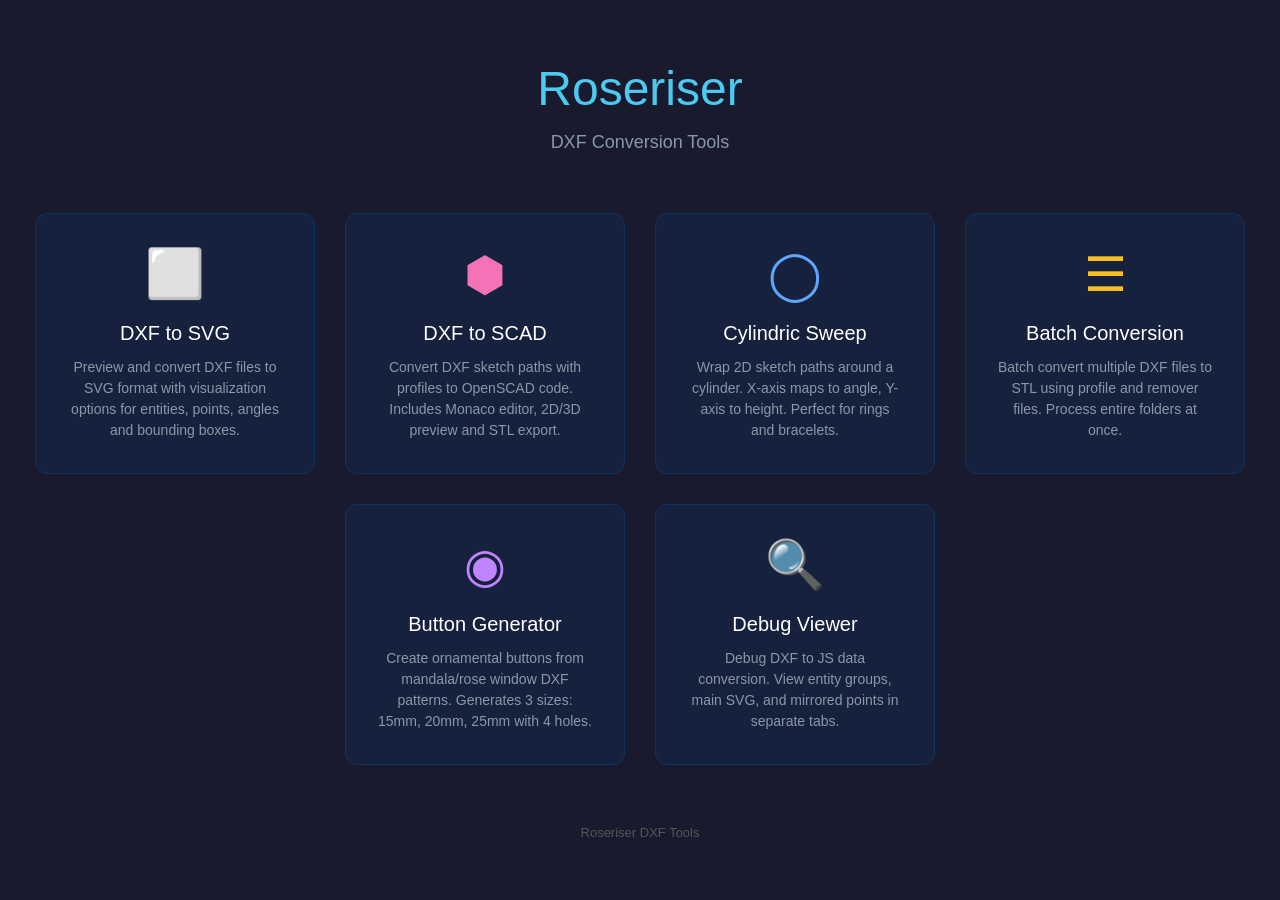
<file: httpserved/index.html>
<!DOCTYPE html>
<html lang="en">
<head>
    <meta charset="UTF-8">
    <meta name="viewport" content="width=device-width, initial-scale=1.0">
    <title>Roseriser - DXF Tools</title>
    <style>
        * {
            margin: 0;
            padding: 0;
            box-sizing: border-box;
        }
        body {
            font-family: -apple-system, BlinkMacSystemFont, 'Segoe UI', Roboto, sans-serif;
            min-height: 100vh;
            background: #1a1a2e;
            color: #eee;
            display: flex;
            flex-direction: column;
            align-items: center;
            justify-content: center;
            padding: 40px 20px;
        }
        h1 {
            font-size: 48px;
            font-weight: 300;
            color: #4cc9f0;
            margin-bottom: 16px;
            text-align: center;
        }
        .subtitle {
            font-size: 18px;
            color: #8899a6;
            margin-bottom: 60px;
            text-align: center;
        }
        .nav-container {
            display: flex;
            gap: 30px;
            flex-wrap: wrap;
            justify-content: center;
            max-width: 1300px;
        }
        .nav-card {
            background: #16213e;
            border: 1px solid #0f3460;
            border-radius: 12px;
            padding: 32px;
            width: 280px;
            text-decoration: none;
            color: inherit;
            transition: all 0.3s ease;
            display: flex;
            flex-direction: column;
            align-items: center;
            text-align: center;
        }
        .nav-card:hover {
            border-color: #4cc9f0;
            transform: translateY(-4px);
            box-shadow: 0 8px 30px rgba(76, 201, 240, 0.15);
        }
        .nav-card .icon {
            font-size: 48px;
            margin-bottom: 20px;
        }
        .nav-card h2 {
            font-size: 20px;
            font-weight: 500;
            color: #fff;
            margin-bottom: 12px;
        }
        .nav-card p {
            font-size: 14px;
            color: #8899a6;
            line-height: 1.5;
        }
        .nav-card.svg .icon { color: #4ade80; }
        .nav-card.scad .icon { color: #f472b6; }
        .nav-card.cylinder .icon { color: #60a5fa; }
        .nav-card.batch .icon { color: #fbbf24; }
        .nav-card.buttons .icon { color: #c084fc; }
        .nav-card.debug .icon { color: #f0a04b; }
        footer {
            margin-top: 60px;
            font-size: 13px;
            color: #555;
        }
    </style>
</head>
<body>
    <h1>Roseriser</h1>
    <p class="subtitle">DXF Conversion Tools</p>

    <div class="nav-container">
        <a href="dxf-svg.html" class="nav-card svg">
            <div class="icon">&#x2B1C;</div>
            <h2>DXF to SVG</h2>
            <p>Preview and convert DXF files to SVG format with visualization options for entities, points, angles and bounding boxes.</p>
        </a>

        <a href="dxf-scad.html" class="nav-card scad">
            <div class="icon">&#x2B22;</div>
            <h2>DXF to SCAD</h2>
            <p>Convert DXF sketch paths with profiles to OpenSCAD code. Includes Monaco editor, 2D/3D preview and STL export.</p>
        </a>

        <a href="dxf-scad-cylinder.html" class="nav-card cylinder">
            <div class="icon">&#x25EF;</div>
            <h2>Cylindric Sweep</h2>
            <p>Wrap 2D sketch paths around a cylinder. X-axis maps to angle, Y-axis to height. Perfect for rings and bracelets.</p>
        </a>

        <a href="batch.html" class="nav-card batch">
            <div class="icon">&#x2630;</div>
            <h2>Batch Conversion</h2>
            <p>Batch convert multiple DXF files to STL using profile and remover files. Process entire folders at once.</p>
        </a>

        <a href="dxf-to-buttons.html" class="nav-card buttons">
            <div class="icon">&#x25C9;</div>
            <h2>Button Generator</h2>
            <p>Create ornamental buttons from mandala/rose window DXF patterns. Generates 3 sizes: 15mm, 20mm, 25mm with 4 holes.</p>
        </a>

        <a href="dxf-debug.html" class="nav-card debug">
            <div class="icon">&#x1F50D;</div>
            <h2>Debug Viewer</h2>
            <p>Debug DXF to JS data conversion. View entity groups, main SVG, and mirrored points in separate tabs.</p>
        </a>
    </div>

    <footer>Roseriser DXF Tools</footer>
</body>
</html>
</file>
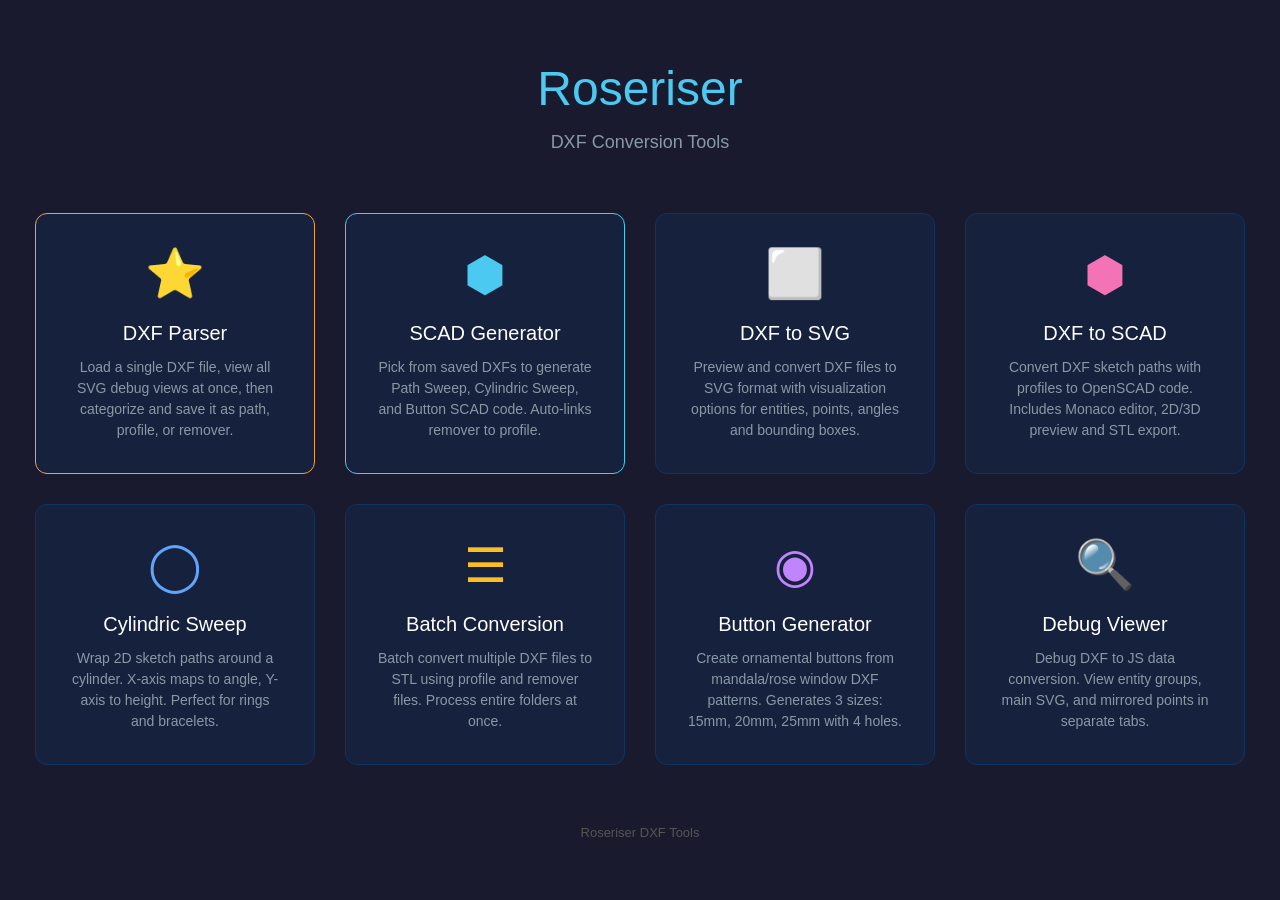
<file: old/httpserved/index.html>
<!DOCTYPE html>
<html lang="en">
<head>
    <meta charset="UTF-8">
    <meta name="viewport" content="width=device-width, initial-scale=1.0">
    <title>Roseriser - DXF Tools</title>
    <style>
        * {
            margin: 0;
            padding: 0;
            box-sizing: border-box;
        }
        body {
            font-family: -apple-system, BlinkMacSystemFont, 'Segoe UI', Roboto, sans-serif;
            min-height: 100vh;
            background: #1a1a2e;
            color: #eee;
            display: flex;
            flex-direction: column;
            align-items: center;
            justify-content: center;
            padding: 40px 20px;
        }
        h1 {
            font-size: 48px;
            font-weight: 300;
            color: #4cc9f0;
            margin-bottom: 16px;
            text-align: center;
        }
        .subtitle {
            font-size: 18px;
            color: #8899a6;
            margin-bottom: 60px;
            text-align: center;
        }
        .nav-container {
            display: flex;
            gap: 30px;
            flex-wrap: wrap;
            justify-content: center;
            max-width: 1300px;
        }
        .nav-card {
            background: #16213e;
            border: 1px solid #0f3460;
            border-radius: 12px;
            padding: 32px;
            width: 280px;
            text-decoration: none;
            color: inherit;
            transition: all 0.3s ease;
            display: flex;
            flex-direction: column;
            align-items: center;
            text-align: center;
        }
        .nav-card:hover {
            border-color: #4cc9f0;
            transform: translateY(-4px);
            box-shadow: 0 8px 30px rgba(76, 201, 240, 0.15);
        }
        .nav-card .icon {
            font-size: 48px;
            margin-bottom: 20px;
        }
        .nav-card h2 {
            font-size: 20px;
            font-weight: 500;
            color: #fff;
            margin-bottom: 12px;
        }
        .nav-card p {
            font-size: 14px;
            color: #8899a6;
            line-height: 1.5;
        }
        .nav-card.svg .icon { color: #4ade80; }
        .nav-card.scad .icon { color: #f472b6; }
        .nav-card.cylinder .icon { color: #60a5fa; }
        .nav-card.batch .icon { color: #fbbf24; }
        .nav-card.buttons .icon { color: #c084fc; }
        .nav-card.debug .icon { color: #f0a04b; }
        footer {
            margin-top: 60px;
            font-size: 13px;
            color: #555;
        }
    </style>
</head>
<body>
    <h1>Roseriser</h1>
    <p class="subtitle">DXF Conversion Tools</p>

    <div class="nav-container">
        <a href="unified.html" class="nav-card" style="border-color: #f0a04b; width: 280px;">
            <div class="icon" style="color: #f0a04b;">&#x2B50;</div>
            <h2>DXF Parser</h2>
            <p>Load a single DXF file, view all SVG debug views at once, then categorize and save it as path, profile, or remover.</p>
        </a>

        <a href="scad-generator.html" class="nav-card" style="border-color: #4cc9f0; width: 280px;">
            <div class="icon" style="color: #4cc9f0;">&#x2B22;</div>
            <h2>SCAD Generator</h2>
            <p>Pick from saved DXFs to generate Path Sweep, Cylindric Sweep, and Button SCAD code. Auto-links remover to profile.</p>
        </a>

        <a href="dxf-svg.html" class="nav-card svg">
            <div class="icon">&#x2B1C;</div>
            <h2>DXF to SVG</h2>
            <p>Preview and convert DXF files to SVG format with visualization options for entities, points, angles and bounding boxes.</p>
        </a>

        <a href="dxf-scad.html" class="nav-card scad">
            <div class="icon">&#x2B22;</div>
            <h2>DXF to SCAD</h2>
            <p>Convert DXF sketch paths with profiles to OpenSCAD code. Includes Monaco editor, 2D/3D preview and STL export.</p>
        </a>

        <a href="dxf-scad-cylinder.html" class="nav-card cylinder">
            <div class="icon">&#x25EF;</div>
            <h2>Cylindric Sweep</h2>
            <p>Wrap 2D sketch paths around a cylinder. X-axis maps to angle, Y-axis to height. Perfect for rings and bracelets.</p>
        </a>

        <a href="batch.html" class="nav-card batch">
            <div class="icon">&#x2630;</div>
            <h2>Batch Conversion</h2>
            <p>Batch convert multiple DXF files to STL using profile and remover files. Process entire folders at once.</p>
        </a>

        <a href="dxf-to-buttons.html" class="nav-card buttons">
            <div class="icon">&#x25C9;</div>
            <h2>Button Generator</h2>
            <p>Create ornamental buttons from mandala/rose window DXF patterns. Generates 3 sizes: 15mm, 20mm, 25mm with 4 holes.</p>
        </a>

        <a href="dxf-debug.html" class="nav-card debug">
            <div class="icon">&#x1F50D;</div>
            <h2>Debug Viewer</h2>
            <p>Debug DXF to JS data conversion. View entity groups, main SVG, and mirrored points in separate tabs.</p>
        </a>
    </div>

    <footer>Roseriser DXF Tools</footer>
</body>
</html>
</file>
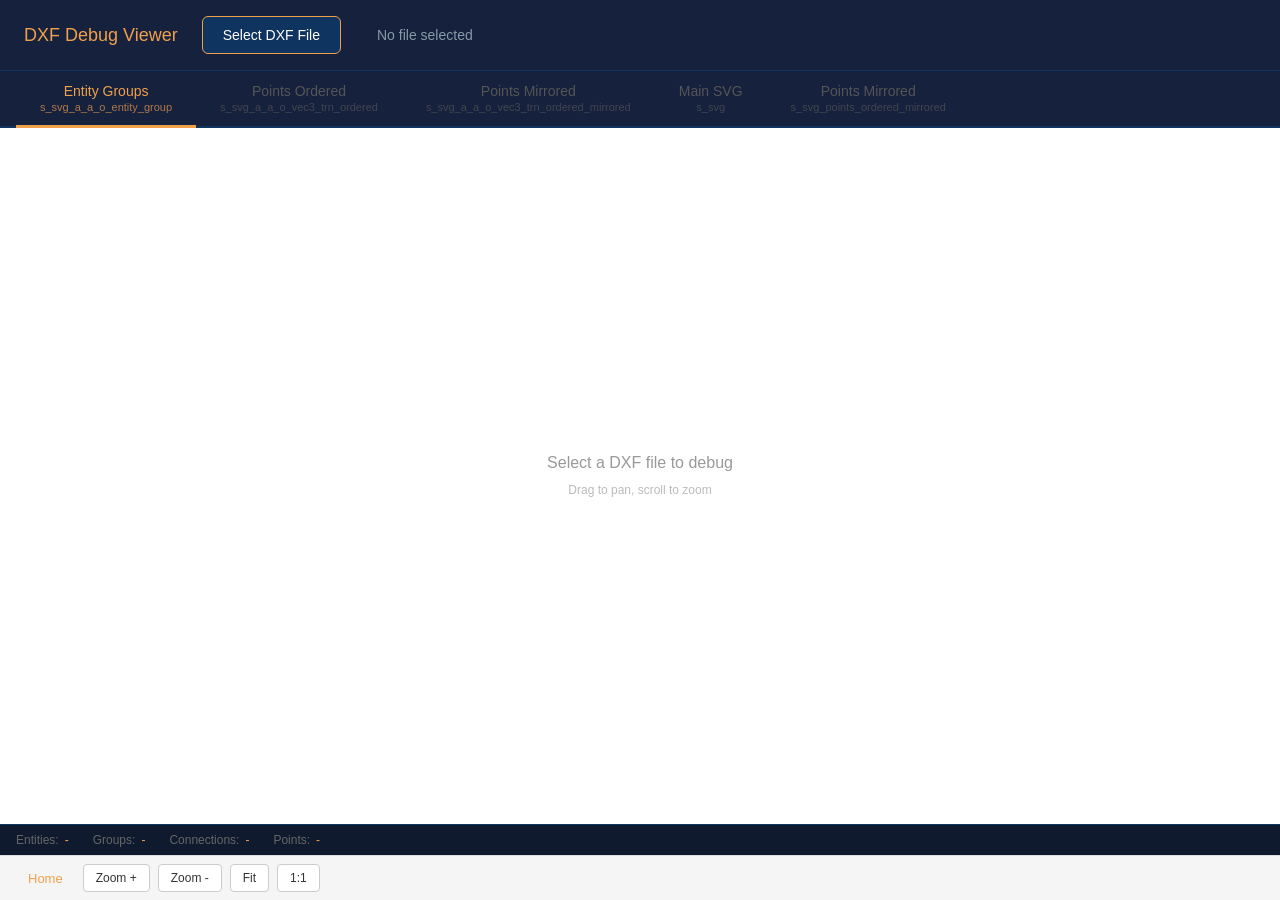
<file: httpserved/dxf-debug.html>
<!-- Debug app for DXF to JS data conversion
    - Load a DXF file
    - View different SVG representations via tabs:
      - Entity Groups (s_svg_a_a_o_entity_group)
      - Main SVG (s_svg)
      - Points Ordered Mirrored (s_svg_points_ordered_mirrored)
-->
<!DOCTYPE html>
<html lang="en">
<head>
    <meta charset="UTF-8">
    <meta name="viewport" content="width=device-width, initial-scale=1.0">
    <title>DXF Debug Viewer</title>
    <style>
        * {
            margin: 0;
            padding: 0;
            box-sizing: border-box;
        }
        body {
            font-family: -apple-system, BlinkMacSystemFont, 'Segoe UI', Roboto, sans-serif;
            height: 100vh;
            background: #1a1a2e;
            color: #eee;
            display: flex;
            flex-direction: column;
        }
        .header {
            padding: 16px 24px;
            background: #16213e;
            display: flex;
            align-items: center;
            gap: 24px;
            border-bottom: 1px solid #0f3460;
        }
        .header h1 {
            font-size: 18px;
            font-weight: 500;
            color: #f0a04b;
        }
        .file-input-wrapper {
            position: relative;
        }
        .file-input-wrapper input[type="file"] {
            display: none;
        }
        .file-btn {
            background: #0f3460;
            color: #fff;
            border: 1px solid #f0a04b;
            padding: 10px 20px;
            border-radius: 6px;
            cursor: pointer;
            font-size: 14px;
            transition: background 0.2s;
        }
        .file-btn:hover {
            background: #1a4a7a;
        }
        .file-name {
            margin-left: 12px;
            color: #8899a6;
            font-size: 14px;
        }
        .file-name.loaded {
            color: #f0a04b;
        }
        .status {
            margin-left: auto;
            font-size: 13px;
            color: #8899a6;
        }

        /* Tabs */
        .tabs {
            display: flex;
            background: #16213e;
            border-bottom: 2px solid #0f3460;
            padding: 0 16px;
        }
        .tab {
            padding: 12px 24px;
            cursor: pointer;
            font-size: 14px;
            color: #8899a6;
            border: none;
            background: transparent;
            border-bottom: 3px solid transparent;
            margin-bottom: -2px;
            transition: all 0.2s;
        }
        .tab:hover {
            color: #eee;
            background: rgba(255,255,255,0.05);
        }
        .tab.active {
            color: #f0a04b;
            border-bottom-color: #f0a04b;
        }
        .tab.disabled {
            color: #555;
            cursor: not-allowed;
        }
        .tab-label {
            font-weight: 500;
        }
        .tab-desc {
            font-size: 11px;
            opacity: 0.7;
            margin-top: 2px;
        }

        /* SVG Container */
        .svg-container {
            flex: 1;
            overflow: hidden;
            position: relative;
            background: #fff;
            cursor: grab;
        }
        .svg-container:active {
            cursor: grabbing;
        }
        .svg-wrapper {
            position: absolute;
            transform-origin: 0 0;
        }
        .svg-wrapper svg {
            display: block;
        }
        svg {
            height: 100% !important;
            width: 100% !important;
        }
        .placeholder {
            position: absolute;
            top: 50%;
            left: 50%;
            transform: translate(-50%, -50%);
            text-align: center;
            color: #999;
        }
        .placeholder p {
            font-size: 16px;
            margin-bottom: 8px;
        }
        .placeholder small {
            font-size: 12px;
            color: #bbb;
        }

        /* Toolbar */
        .toolbar {
            padding: 8px 16px;
            background: #f5f5f5;
            border-top: 1px solid #ddd;
            display: flex;
            gap: 8px;
            align-items: center;
        }
        .toolbar button {
            padding: 6px 12px;
            border: 1px solid #ccc;
            background: #fff;
            border-radius: 4px;
            cursor: pointer;
            font-size: 12px;
            color: #333;
        }
        .toolbar button:hover {
            background: #e8e8e8;
        }
        .toolbar .spacer {
            flex: 1;
        }

        /* Info panel */
        .info-panel {
            padding: 8px 16px;
            background: #0f1a2e;
            border-top: 1px solid #0f3460;
            font-size: 12px;
            color: #8899a6;
            display: flex;
            gap: 24px;
        }
        .info-item {
            display: flex;
            gap: 6px;
        }
        .info-label {
            color: #666;
        }
        .info-value {
            color: #f0a04b;
        }
    </style>
</head>
<body>
    <div class="header">
        <h1>DXF Debug Viewer</h1>
        <div class="file-input-wrapper">
            <input type="file" accept=".dxf" id="file-input">
            <button class="file-btn" id="select-btn">Select DXF File</button>
        </div>
        <span class="file-name" id="file-name">No file selected</span>
        <span class="status" id="status"></span>
    </div>

    <div class="tabs">
        <button class="tab active" data-tab="entity-groups">
            <div class="tab-label">Entity Groups</div>
            <div class="tab-desc">s_svg_a_a_o_entity_group</div>
        </button>
        <button class="tab disabled" data-tab="points-ordered">
            <div class="tab-label">Points Ordered</div>
            <div class="tab-desc">s_svg_a_a_o_vec3_trn_ordered</div>
        </button>
        <button class="tab disabled" data-tab="points-ordered-mirrored">
            <div class="tab-label">Points Mirrored</div>
            <div class="tab-desc">s_svg_a_a_o_vec3_trn_ordered_mirrored</div>
        </button>
        <button class="tab disabled" data-tab="main-svg">
            <div class="tab-label">Main SVG</div>
            <div class="tab-desc">s_svg</div>
        </button>
        <button class="tab disabled" data-tab="points-mirrored">
            <div class="tab-label">Points Mirrored</div>
            <div class="tab-desc">s_svg_points_ordered_mirrored</div>
        </button>
    </div>

    <div class="svg-container" id="svg-container">
        <div class="placeholder" id="placeholder">
            <p>Select a DXF file to debug</p>
            <small>Drag to pan, scroll to zoom</small>
        </div>
        <div class="svg-wrapper" id="svg-wrapper"></div>
    </div>

    <div class="info-panel" id="info-panel">
        <div class="info-item">
            <span class="info-label">Entities:</span>
            <span class="info-value" id="info-entity-count">-</span>
        </div>
        <div class="info-item">
            <span class="info-label">Groups:</span>
            <span class="info-value" id="info-group-count">-</span>
        </div>
        <div class="info-item">
            <span class="info-label">Connections:</span>
            <span class="info-value" id="info-connection-count">-</span>
        </div>
        <div class="info-item">
            <span class="info-label">Points:</span>
            <span class="info-value" id="info-point-count">-</span>
        </div>
    </div>

    <div class="toolbar">
        <a href="index.html" style="color: #f0a04b; text-decoration: none; font-size: 13px; padding: 6px 12px;">Home</a>
        <button id="zoom-in">Zoom +</button>
        <button id="zoom-out">Zoom -</button>
        <button id="zoom-fit">Fit</button>
        <button id="zoom-reset">1:1</button>
        <div class="spacer"></div>
    </div>

    <script type="module" src="app-debug.js"></script>
</body>
</html>
</file>
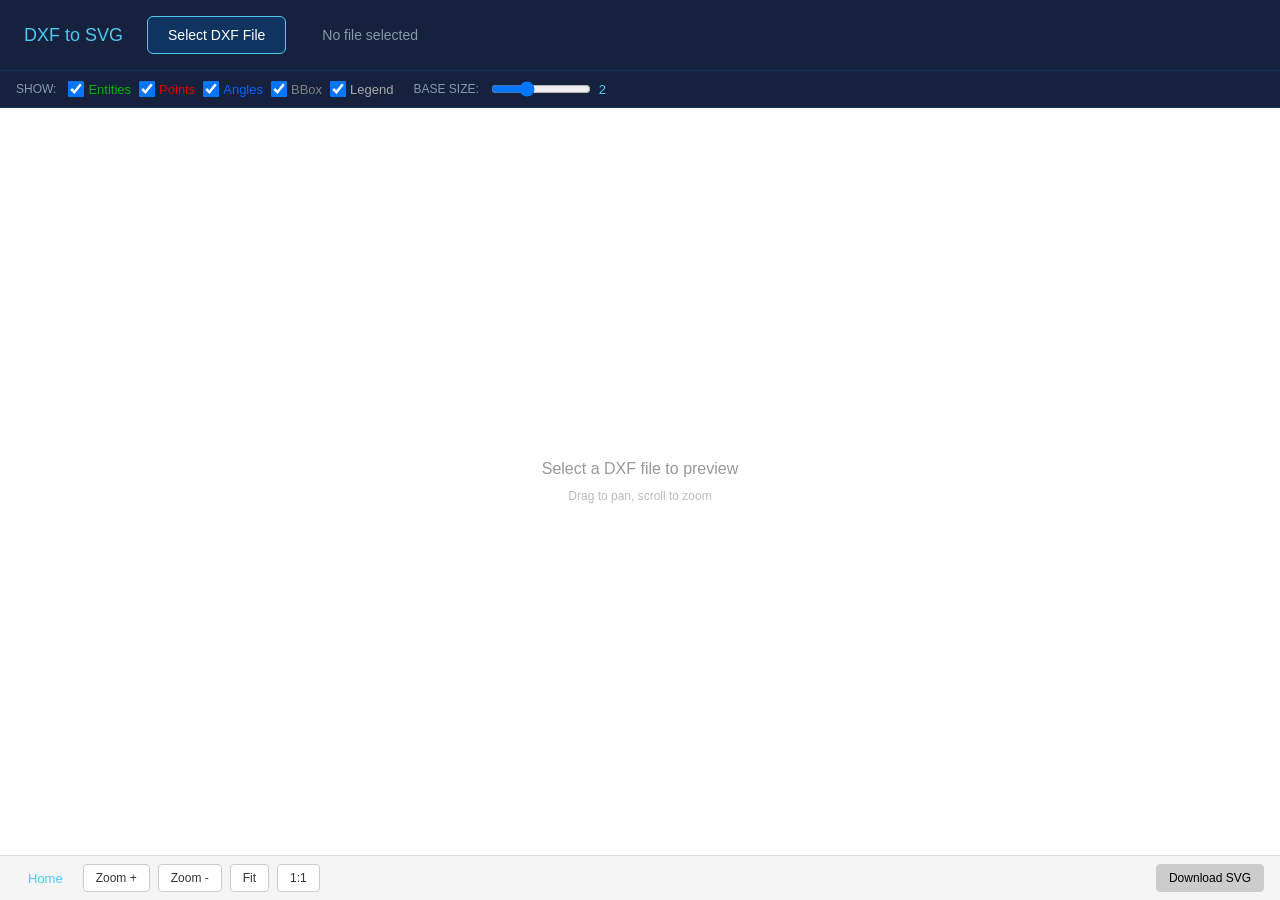
<file: httpserved/dxf-svg.html>
<!-- about this 'app'
 

one can load a dxf file. 
the data from this gets converted to valuable data for javascript
also important data like connections between entities is calculated and stored
then the data will be converted to points 
finally a scad script is being generated
this script can be used to generate solid and correct 3d models

-->
<!DOCTYPE html>
<html lang="en">
<head>
    <meta charset="UTF-8">
    <meta name="viewport" content="width=device-width, initial-scale=1.0">
    <title>DXF to SVG Preview</title>
    <style>
        * {
            margin: 0;
            padding: 0;
            box-sizing: border-box;
        }
        body {
            font-family: -apple-system, BlinkMacSystemFont, 'Segoe UI', Roboto, sans-serif;
            height: 100vh;
            background: #1a1a2e;
            color: #eee;
            display: flex;
            flex-direction: column;
        }
        .header {
            padding: 16px 24px;
            background: #16213e;
            display: flex;
            align-items: center;
            gap: 24px;
            border-bottom: 1px solid #0f3460;
        }
        .header h1 {
            font-size: 18px;
            font-weight: 500;
            color: #4cc9f0;
        }
        .file-input-wrapper {
            position: relative;
        }
        .file-input-wrapper input[type="file"] {
            display: none;
        }
        .file-btn {
            background: #0f3460;
            color: #fff;
            border: 1px solid #4cc9f0;
            padding: 10px 20px;
            border-radius: 6px;
            cursor: pointer;
            font-size: 14px;
            transition: background 0.2s;
        }
        .file-btn:hover {
            background: #1a4a7a;
        }
        .file-name {
            margin-left: 12px;
            color: #8899a6;
            font-size: 14px;
        }
        .file-name.loaded {
            color: #4cc9f0;
        }
        .status {
            margin-left: auto;
            font-size: 13px;
            color: #8899a6;
        }
        .svg-container {
            flex: 1;
            overflow: hidden;
            position: relative;
            background: #fff;
            cursor: grab;
        }
        .svg-container:active {
            cursor: grabbing;
        }
        .svg-wrapper {
            position: absolute;
            transform-origin: 0 0;
        }
        .svg-wrapper svg {
            display: block;
        }
        svg{
            height: 100% !important;
            width:100% !important;
        }
        .placeholder {
            position: absolute;
            top: 50%;
            left: 50%;
            transform: translate(-50%, -50%);
            text-align: center;
            color: #999;
        }
        .placeholder p {
            font-size: 16px;
            margin-bottom: 8px;
        }
        .placeholder small {
            font-size: 12px;
            color: #bbb;
        }
        .toolbar {
            padding: 8px 16px;
            background: #f5f5f5;
            border-top: 1px solid #ddd;
            display: flex;
            gap: 8px;
            align-items: center;
        }
        .toolbar button {
            padding: 6px 12px;
            border: 1px solid #ccc;
            background: #fff;
            border-radius: 4px;
            cursor: pointer;
            font-size: 12px;
            color: #333;
        }
        .toolbar button:hover {
            background: #e8e8e8;
        }
        .toolbar .spacer {
            flex: 1;
        }
        .toolbar .download-btn {
            background: #4cc9f0;
            border-color: #4cc9f0;
            color: #000;
        }
        .toolbar .download-btn:hover {
            background: #3ab8df;
        }
        .toolbar .download-btn:disabled {
            background: #ccc;
            border-color: #ccc;
            cursor: not-allowed;
        }
        .options-panel {
            padding: 10px 16px;
            background: #16213e;
            border-bottom: 1px solid #0f3460;
            display: flex;
            align-items: center;
            gap: 20px;
            flex-wrap: wrap;
        }
        .option-group {
            display: flex;
            align-items: center;
            gap: 12px;
        }
        .option-group label {
            font-size: 12px;
            color: #8899a6;
            text-transform: uppercase;
        }
        .toggle-group {
            display: flex;
            gap: 8px;
        }
        .toggle-item {
            display: flex;
            align-items: center;
            gap: 4px;
        }
        .toggle-item input[type="checkbox"] {
            width: 16px;
            height: 16px;
            cursor: pointer;
        }
        .toggle-item span {
            font-size: 13px;
            color: #eee;
            cursor: pointer;
        }
        .toggle-item span.entity { color: rgba(0, 180, 0, 1); }
        .toggle-item span.point { color: rgba(220, 0, 0, 1); }
        .toggle-item span.angle { color: rgba(0, 100, 255, 1); }
        .toggle-item span.bbox { color: rgba(128, 128, 128, 1); }
        .toggle-item span.legend { color: #aaa; }
        .slider-group {
            display: flex;
            align-items: center;
            gap: 8px;
        }
        .slider-group input[type="range"] {
            width: 100px;
            cursor: pointer;
        }
        .slider-group .slider-value {
            font-size: 13px;
            color: #4cc9f0;
            min-width: 30px;
        }
    </style>
</head>
<body>
    <div class="header">
        <h1>DXF to SVG</h1>
        <div class="file-input-wrapper">
            <input type="file" accept=".dxf" id="file-input">
            <button class="file-btn" id="select-btn">Select DXF File</button>
        </div>
        <span class="file-name" id="file-name">No file selected</span>
        <span class="status" id="status"></span>
    </div>

    <div class="options-panel">
        <div class="option-group">
            <label>Show:</label>
            <div class="toggle-group">
                <div class="toggle-item">
                    <input type="checkbox" id="toggle-entity" checked>
                    <span class="entity" onclick="document.getElementById('toggle-entity').click()">Entities</span>
                </div>
                <div class="toggle-item">
                    <input type="checkbox" id="toggle-point" checked>
                    <span class="point" onclick="document.getElementById('toggle-point').click()">Points</span>
                </div>
                <div class="toggle-item">
                    <input type="checkbox" id="toggle-angle" checked>
                    <span class="angle" onclick="document.getElementById('toggle-angle').click()">Angles</span>
                </div>
                <div class="toggle-item">
                    <input type="checkbox" id="toggle-bbox" checked>
                    <span class="bbox" onclick="document.getElementById('toggle-bbox').click()">BBox</span>
                </div>
                <div class="toggle-item">
                    <input type="checkbox" id="toggle-legend" checked>
                    <span class="legend" onclick="document.getElementById('toggle-legend').click()">Legend</span>
                </div>
            </div>
        </div>
        <div class="option-group">
            <label>Base Size:</label>
            <div class="slider-group">
                <input type="range" id="slider-base-size" min="0.5" max="5" step="0.5" value="2">
                <span class="slider-value" id="base-size-value">2</span>
            </div>
        </div>
    </div>

    <div class="svg-container" id="svg-container">
        <div class="placeholder" id="placeholder">
            <p>Select a DXF file to preview</p>
            <small>Drag to pan, scroll to zoom</small>
        </div>
        <div class="svg-wrapper" id="svg-wrapper"></div>
    </div>

    <div class="toolbar">
        <a href="index.html" style="color: #4cc9f0; text-decoration: none; font-size: 13px; padding: 6px 12px;">Home</a>
        <button id="zoom-in">Zoom +</button>
        <button id="zoom-out">Zoom -</button>
        <button id="zoom-fit">Fit</button>
        <button id="zoom-reset">1:1</button>
        <div class="spacer"></div>
        <button class="download-btn" id="download-svg" disabled>Download SVG</button>
    </div>

    <script type="module" src="app.js"></script>
</body>
</html>
</file>
